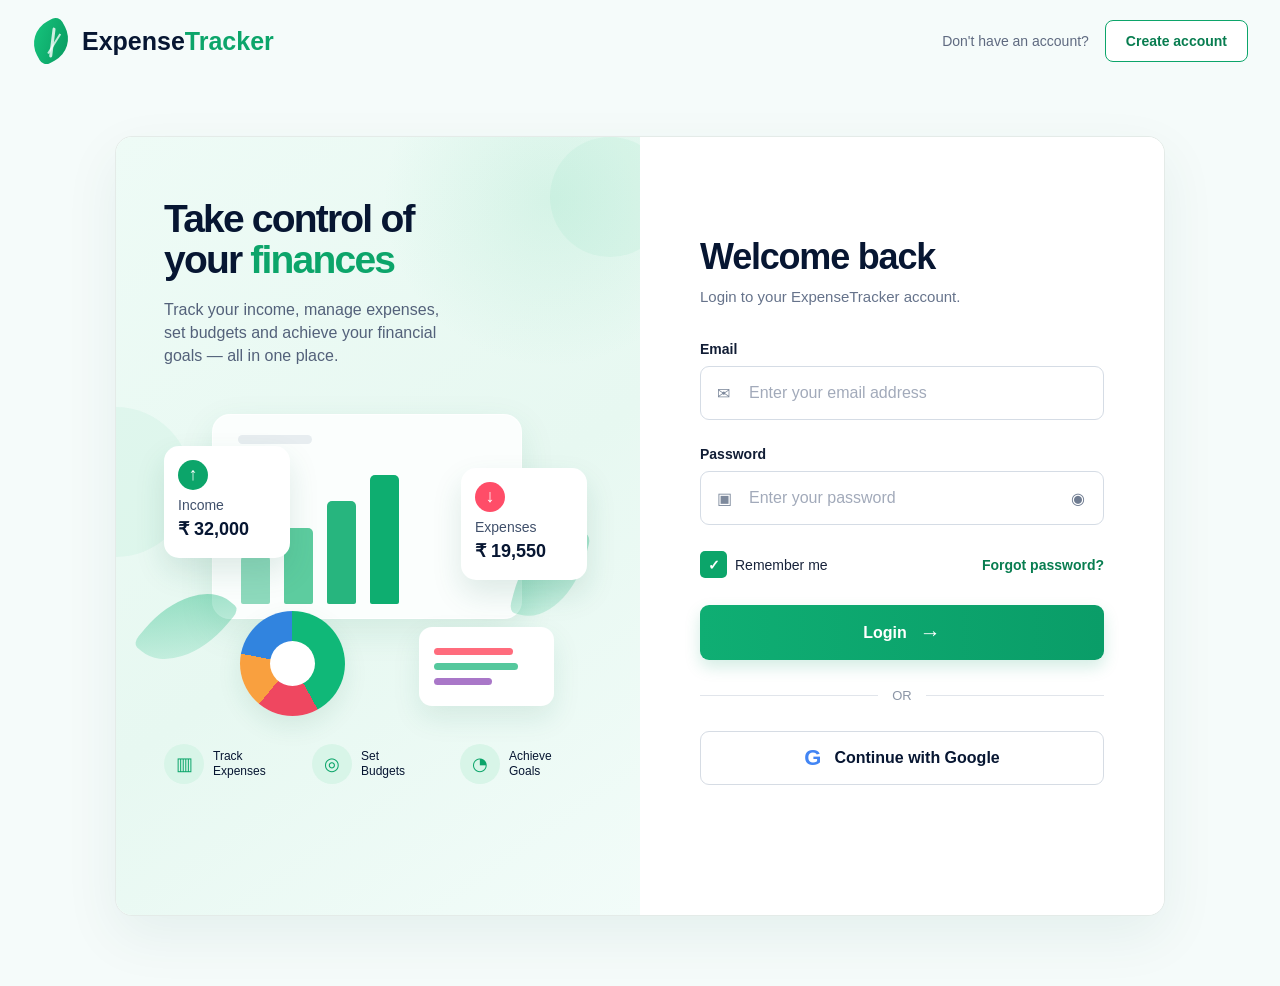
<file: pages/auth/login.html>
<!DOCTYPE html>
<html lang="en">
<head>
    <meta charset="UTF-8">
    <meta name="viewport" content="width=device-width, initial-scale=1.0">
    <title>Login - ExpenseTracker</title>
    <link rel="stylesheet" href="../../assets/css/login.css">
    <script>
        (function () {
            const loggedIn =
                localStorage.getItem("expenseTrackerAuth") ||
                sessionStorage.getItem("expenseTrackerAuth");

            if (loggedIn) {
                window.location.replace("../dashboard/dashboard.html");
            }
        })();
    </script>
</head>
<body>

<header class="auth-header">
    <a href="../../index.html" class="auth-logo" aria-label="ExpenseTracker home">
        <span class="leaf-logo"></span>
        <span>Expense<span>Tracker</span></span>
    </a>

    <div class="auth-header-action">
        <span>Don't have an account?</span>
        <a href="signup.html" class="outline-btn">Create account</a>
    </div>
</header>

<main class="auth-main">
    <section class="login-card">

        <div class="login-promo">
            <div class="promo-decoration decoration-one"></div>
            <div class="promo-decoration decoration-two"></div>

            <div class="promo-content">
                <h1>Take control of<br>your <span>finances</span></h1>

                <p>
                    Track your income, manage expenses,<br>
                    set budgets and achieve your financial<br>
                    goals — all in one place.
                </p>

                <div class="finance-visual">

                    <div class="visual-window">
                        <div class="visual-window-line"></div>
                        <div class="visual-bars">
                            <i style="height:35%"></i>
                            <i style="height:54%"></i>
                            <i style="height:73%"></i>
                            <i style="height:92%"></i>
                        </div>
                    </div>

                    <div class="money-card income-card">
                        <div class="money-icon">↑</div>
                        <span>Income</span>
                        <strong>₹ 32,000</strong>
                    </div>

                    <div class="money-card expense-card">
                        <div class="money-icon">↓</div>
                        <span>Expenses</span>
                        <strong>₹ 19,550</strong>
                    </div>

                    <div class="visual-donut">
                        <span></span>
                    </div>

                    <div class="visual-list">
                        <i></i><i></i><i></i>
                    </div>

                    <div class="visual-leaf leaf-one"></div>
                    <div class="visual-leaf leaf-two"></div>
                </div>

                <div class="promo-features">
                    <div>
                        <span>▥</span>
                        <strong>Track<br>Expenses</strong>
                    </div>
                    <div>
                        <span>◎</span>
                        <strong>Set<br>Budgets</strong>
                    </div>
                    <div>
                        <span>◔</span>
                        <strong>Achieve<br>Goals</strong>
                    </div>
                </div>

                
            </div>
        </div>

        <div class="login-panel">
            <div class="login-inner">

                <h2>Welcome back</h2>
                <p class="login-subtitle">Login to your ExpenseTracker account.</p>

                <form id="loginForm" novalidate>

                    <div class="field-group">
                        <label for="email">Email</label>

                        <div class="input-wrap">
                            <span class="input-icon">✉</span>
                            <input
                                id="email"
                                name="email"
                                type="email"
                                autocomplete="email"
                                placeholder="Enter your email address"
                            >
                        </div>

                        <p class="field-error" id="emailError">
                            <span>!</span> Please enter your email.
                        </p>
                    </div>

                    <div class="field-group">
                        <label for="password">Password</label>

                        <div class="input-wrap">
                            <span class="input-icon">▣</span>
                            <input
                                id="password"
                                name="password"
                                type="password"
                                autocomplete="current-password"
                                placeholder="Enter your password"
                            >
                            <button class="password-toggle" id="passwordToggle" type="button" aria-label="Show password">◉</button>
                        </div>

                        <p class="field-error" id="passwordError">
                            <span>!</span> Please enter your password.
                        </p>
                    </div>

                    <div class="login-options">
                        <label class="remember-label">
                            <input id="rememberMe" type="checkbox" checked>
                            <span class="custom-check">✓</span>
                            <span>Remember me</span>
                        </label>

                        <a href="#" id="forgotPassword">Forgot password?</a>
                    </div>

                    <button class="login-submit" id="loginSubmit" type="submit">
                        <span>Login</span>
                        <strong>→</strong>
                    </button>

                    <div class="or-divider">
                        <span></span>
                        <em>OR</em>
                        <span></span>
                    </div>

                    <button class="google-btn" id="googleLogin" type="button">
                        <span class="google-g">G</span>
                        Continue with Google
                    </button>

                    <p class="mobile-create">
                        Don't have an account?
                        <a href="signup.html">Create account</a>
                    </p>

                    <p class="login-status" id="loginStatus" role="status"></p>
                </form>

            </div>
        </div>

    </section>
</main>

<script src="../../assets/js/auth.js"></script>
</body>
</html>
</file>
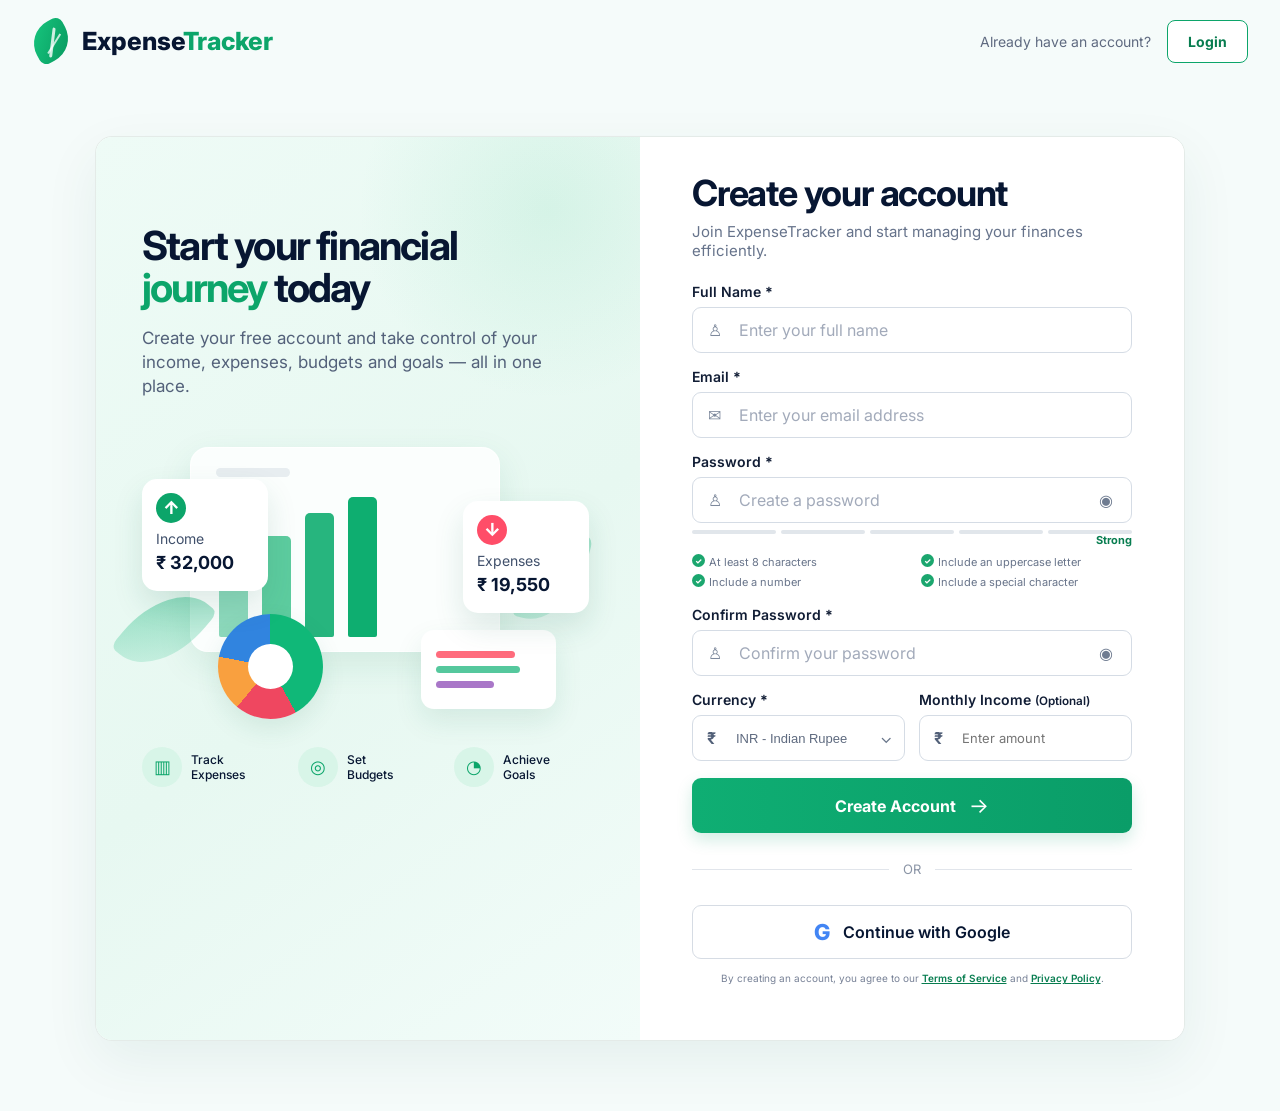
<file: pages/auth/signup.html>
<!DOCTYPE html>
<html lang="en">
<head>
    <meta charset="UTF-8">
    <meta name="viewport" content="width=device-width, initial-scale=1.0">
    <meta name="description" content="Create your free ExpenseTracker account.">
    <title>Create Account - ExpenseTracker</title>
    <link rel="stylesheet" href="../../assets/css/login.css">
    <link rel="stylesheet" href="../../assets/css/signup.css">
    <!-- A signed-in user should never be shown the signup page. -->
    <script>
        (function () {
            try {
                const raw = localStorage.getItem("expenseTrackerAuth") || sessionStorage.getItem("expenseTrackerAuth");
                if (raw && JSON.parse(raw).email) window.location.replace("../dashboard/dashboard.html");
            } catch (error) {
                localStorage.removeItem("expenseTrackerAuth");
                sessionStorage.removeItem("expenseTrackerAuth");
            }
        })();
    </script>
    <link rel="preconnect" href="https://fonts.googleapis.com">
    <link rel="preconnect" href="https://fonts.gstatic.com" crossorigin>
    <link href="https://fonts.googleapis.com/css2?family=Inter:wght@400;500;600;700;800&display=swap" rel="stylesheet">
</head>
<body>

<header class="auth-header">
    <a href="../../index.html" class="auth-logo" aria-label="ExpenseTracker home">
        <span class="leaf-logo"></span>
        <span>Expense<span>Tracker</span></span>
    </a>
    <div class="auth-header-action">
        <span>Already have an account?</span>
        <a href="login.html" class="outline-btn">Login</a>
    </div>
</header>

<main class="auth-main">
    <section class="login-card signup-card">

        <div class="login-promo">
            <div class="promo-content">
                <h1>Start your financial<br><span>journey</span> today</h1>
                <p>Create your free account and take control of your income, expenses, budgets and goals — all in one place.</p>

                <div class="finance-visual">
                    <div class="visual-window">
                        <div class="visual-window-line"></div>
                        <div class="visual-bars">
                            <i style="height:55%"></i>
                            <i style="height:72%"></i>
                            <i style="height:88%"></i>
                            <i style="height:100%"></i>
                        </div>
                    </div>
                    <div class="money-card income-card">
                        <div class="money-icon">↑</div>
                        <span>Income</span>
                        <strong>₹ 32,000</strong>
                    </div>
                    <div class="money-card expense-card">
                        <div class="money-icon">↓</div>
                        <span>Expenses</span>
                        <strong>₹ 19,550</strong>
                    </div>
                    <div class="visual-donut"><span></span></div>
                    <div class="visual-list"><i></i><i></i><i></i></div>
                    <div class="visual-leaf leaf-one"></div>
                    <div class="visual-leaf leaf-two"></div>
                </div>

                <div class="promo-features">
                    <div><span>▥</span><strong>Track<br>Expenses</strong></div>
                    <div><span>◎</span><strong>Set<br>Budgets</strong></div>
                    <div><span>◔</span><strong>Achieve<br>Goals</strong></div>
                </div>
                
            </div>
        </div>

        <div class="login-panel">
            <div class="login-inner">
                <h2>Create your account</h2>
                <p class="login-subtitle">Join ExpenseTracker and start managing your finances efficiently.</p>

                <form id="signupForm" class="signup-form" novalidate>
                    <div class="field-group">
                        <label for="signupName">Full Name <b>*</b></label>
                        <div class="input-wrap">
                            <span class="input-icon">♙</span>
                            <input id="signupName" type="text" placeholder="Enter your full name" autocomplete="name">
                        </div>
                        <p class="field-error" id="nameError"><span>!</span> Please enter your full name.</p>
                    </div>

                    <div class="field-group">
                        <label for="signupEmail">Email <b>*</b></label>
                        <div class="input-wrap">
                            <span class="input-icon">✉</span>
                            <input id="signupEmail" type="email" placeholder="Enter your email address" autocomplete="email">
                        </div>
                        <p class="field-error" id="emailError"><span>!</span> Please enter a valid email.</p>
                    </div>

                    <div class="field-group">
                        <label for="signupPassword">Password <b>*</b></label>
                        <div class="input-wrap">
                            <span class="input-icon">♙</span>
                            <input id="signupPassword" type="password" placeholder="Create a password" autocomplete="new-password">
                            <button class="password-toggle" id="signupPasswordToggle" type="button" aria-label="Show password">◉</button>
                        </div>
                        <div class="password-meter" aria-hidden="true"><i></i><i></i><i></i><i></i><i></i></div>
                        <div class="password-strength" id="passwordStrength">Strong</div>
                        <div class="password-rules">
                            <span>At least 8 characters</span>
                            <span>Include an uppercase letter</span>
                            <span>Include a number</span>
                            <span>Include a special character</span>
                        </div>
                    </div>

                    <div class="field-group">
                        <label for="signupConfirm">Confirm Password <b>*</b></label>
                        <div class="input-wrap">
                            <span class="input-icon">♙</span>
                            <input id="signupConfirm" type="password" placeholder="Confirm your password" autocomplete="new-password">
                            <button class="password-toggle" id="signupConfirmToggle" type="button" aria-label="Show password">◉</button>
                        </div>
                        <p class="field-error" id="confirmError"><span>!</span> Passwords do not match.</p>
                    </div>

                    <div class="signup-two-col">
                        <div class="field-group">
                            <label for="currency">Currency <b>*</b></label>
                            <div class="signup-select-wrap">
                                <span class="currency-symbol">₹</span>
                                <select id="currency">
                                    <option value="INR">INR - Indian Rupee</option>
                                    <option value="USD">USD - US Dollar</option>
                                    <option value="EUR">EUR - Euro</option>
                                    <option value="GBP">GBP - Pound Sterling</option>
                                </select>
                            </div>
                        </div>

                        <div class="field-group">
                            <label for="monthlyIncome">Monthly Income <small>(Optional)</small></label>
                            <div class="currency-wrap">
                                <span class="currency-symbol">₹</span>
                                <input id="monthlyIncome" type="number" min="0" placeholder="Enter amount">
                            </div>
                        </div>
                    </div>

                    <button class="login-submit signup-submit" type="submit">
                        <span>Create Account</span>
                        <strong>→</strong>
                    </button>

                    <div class="or-divider">
                        <span></span><em>OR</em><span></span>
                    </div>

                    <button class="google-btn signup-google" id="googleSignup" type="button">
                        <span class="google-g">G</span>
                        Continue with Google
                    </button>

                    <p class="signup-terms">By creating an account, you agree to our <a href="#">Terms of Service</a> and <a href="#">Privacy Policy</a>.</p>
                    <p class="login-status signup-status" id="signupStatus"></p>
                </form>
            </div>
        </div>
    </section>
</main>

<script src="../../assets/js/auth.js"></script>
<script>
(function () {
    const form = document.getElementById("signupForm");
    const nameInput = document.getElementById("signupName");
    const emailInput = document.getElementById("signupEmail");
    const passwordInput = document.getElementById("signupPassword");
    const confirmInput = document.getElementById("signupConfirm");
    const status = document.getElementById("signupStatus");

    function togglePassword(input, button) {
        button.addEventListener("click", function () {
            const visible = input.type === "text";
            input.type = visible ? "password" : "text";
            button.textContent = visible ? "◉" : "◌";
        });
    }

    togglePassword(passwordInput, document.getElementById("signupPasswordToggle"));
    togglePassword(confirmInput, document.getElementById("signupConfirmToggle"));

    passwordInput.addEventListener("input", function () {
        const password = passwordInput.value;
        const rules = [
            password.length >= 8,
            /[A-Z]/.test(password),
            /[0-9]/.test(password),
            /[^A-Za-z0-9]/.test(password),
            password.length >= 12
        ];
        document.querySelectorAll(".password-meter i").forEach(function (bar, index) {
            bar.classList.toggle("active", rules[index]);
        });
        const score = rules.filter(Boolean).length;
        document.getElementById("passwordStrength").textContent =
            score >= 4 ? "Strong" : score >= 2 ? "Good" : password ? "Weak" : "";
    });

    document.getElementById("googleSignup").addEventListener("click", function () {
        status.textContent = "Google sign-up will be connected when OAuth is added.";
    });

    form.addEventListener("submit", function (event) {
        event.preventDefault();
        document.querySelectorAll(".field-error").forEach(e => e.classList.remove("show"));
        status.textContent = "";

        const name = nameInput.value.trim();
        const email = emailInput.value.trim();
        const password = passwordInput.value;
        const confirm = confirmInput.value;
        let valid = true;

        if (!name) {
            document.getElementById("nameError").classList.add("show");
            valid = false;
        }
        if (!/^[^\s@]+@[^\s@]+\.[^\s@]+$/.test(email)) {
            document.getElementById("emailError").classList.add("show");
            valid = false;
        }
        if (password.length < 8 || !/[A-Z]/.test(password) || !/[0-9]/.test(password) || !/[^A-Za-z0-9]/.test(password)) {
            status.textContent = "Please use a stronger password with 8+ characters, an uppercase letter, a number and a special character.";
            valid = false;
        }
        if (password !== confirm) {
            document.getElementById("confirmError").classList.add("show");
            valid = false;
        }
        if (!valid) return;

        window.ExpenseTrackerAuth.saveAuthentication({ name, email }, true);
        window.location.replace("../dashboard/dashboard.html");
    });
})();
</script>
</body>
</html>
</file>
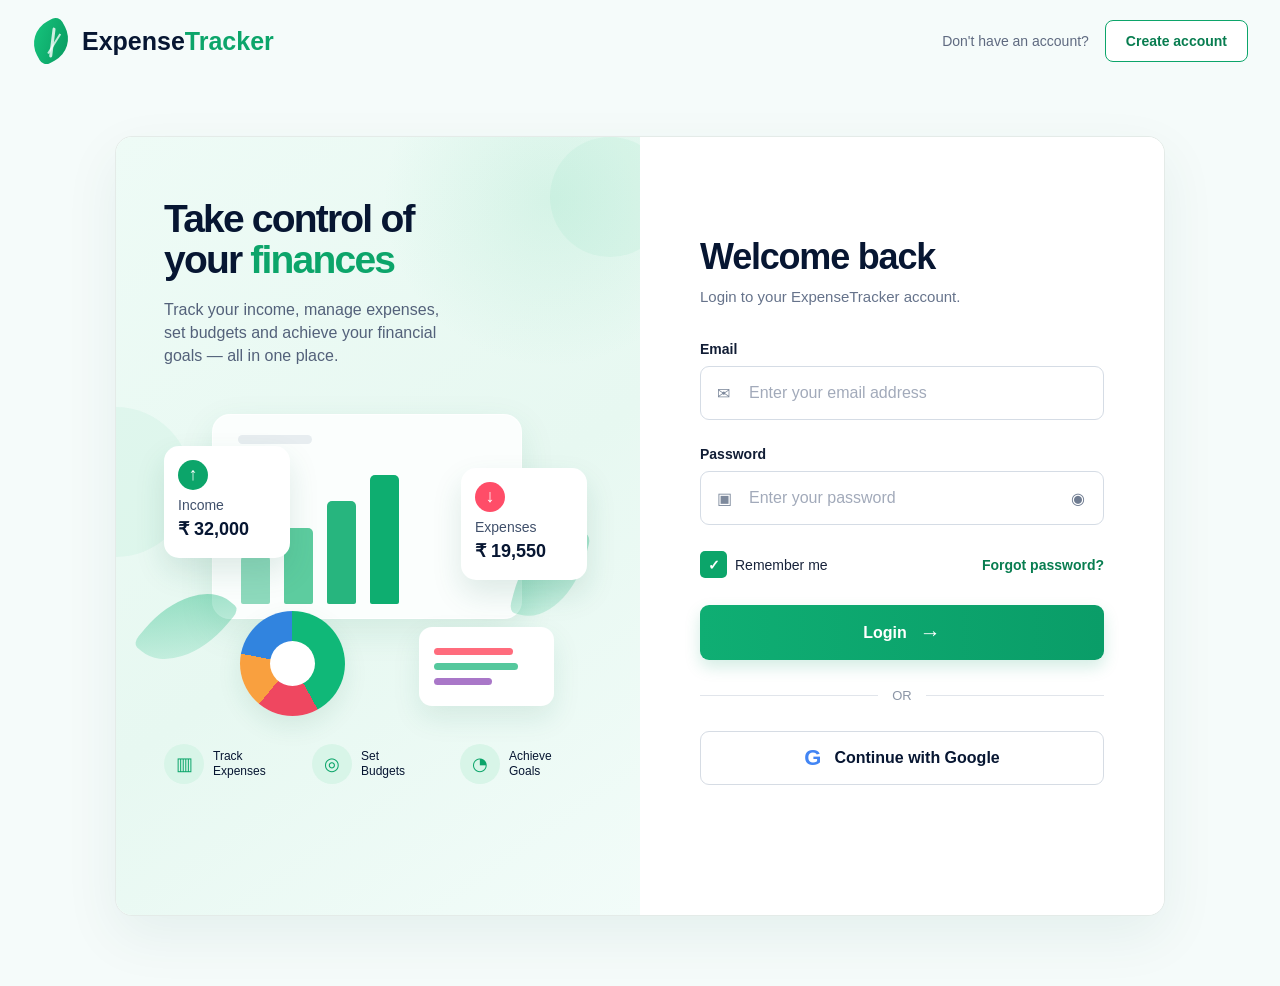
<file: pages/dashboard/dashboard.html>
<!DOCTYPE html>
<html lang="en">
<head>
<meta charset="UTF-8">
<meta name="viewport" content="width=device-width, initial-scale=1.0">
<title>Dashboard - ExpenseTracker</title>
<link rel="stylesheet" href="../../assets/css/dashboard.css">
<script>
(function(){
  const auth=localStorage.getItem("expenseTrackerAuth")||sessionStorage.getItem("expenseTrackerAuth");
  if(!auth) window.location.replace("../auth/login.html");
})();
</script>
</head>
<body data-protected="true">
<header class="app-header">
  <a href="dashboard.html" class="app-logo"><span class="leaf-logo"></span><span>Expense<span>Tracker</span></span></a>
  <div class="top-search"><span>⌕</span><input placeholder="Search transactions, categories..." aria-label="Search"></div>
  <div class="header-actions">
    <button class="icon-button notification" aria-label="Notifications">♧<i></i></button>
    <button class="profile-button" id="profileButton">
      <span class="avatar" id="avatarInitial">T</span>
      <span id="headerUser">Tanmoy Das</span><b>⌄</b>
    </button>
  </div>
</header>

<div class="app-shell">
<aside class="sidebar">
  <nav>
    <a class="side-link active" href="dashboard.html"><span>⌂</span>Dashboard</a>
    <a class="side-link" href="#transactions"><span>▤</span>Transactions</a>
    <a class="side-link" href="#categories"><span>◇</span>Categories</a>
    <a class="side-link" href="#budgets"><span>▱</span>Budgets</a>
    <a class="side-link" href="#reports"><span>▥</span>Reports</a>
    <a class="side-link" href="#goals"><span>◎</span>Goals</a>
    <a class="side-link" href="#settings"><span>⚙</span>Settings</a>
  </nav>
  <div class="sidebar-message"><span>◆</span><strong>Better<br>Money Habits<br>A Brighter Future</strong><i></i></div>
</aside>

<main class="dashboard-main">
  <div class="dashboard-top">
    <div>
      <h1>Good morning, <span id="greetingName">Tanmoy!</span> 👋</h1>
      <p>Here's your financial overview. You're doing great! Keep going!</p>
    </div>
    <button class="period-picker">▣ <span>This Month<br><small>Apr 1, 2025 - Apr 30, 2025</small></span>⌄</button>
  </div>

  <section class="stats-grid">
    <article class="stat-card balance"><div class="stat-icon">▣</div><span>Total Balance</span><strong>₹ 12,450</strong><em>↑ 12% &nbsp; + ₹1,350</em><small>vs last month</small></article>
    <article class="stat-card income"><div class="stat-icon">↧</div><span>Total Income</span><strong>₹ 32,000</strong><em>↑ 8% &nbsp; + ₹2,400</em><small>vs last month</small></article>
    <article class="stat-card expense"><div class="stat-icon">▣</div><span>Total Expenses</span><strong>₹ 19,550</strong><em>↑ 5% &nbsp; + ₹950</em><small>vs last month</small></article>
    <article class="stat-card savings"><div class="stat-icon">●</div><span>Savings</span><strong>₹ 12,450</strong><small>39% of income</small><em>↑ 15% &nbsp; + ₹1,650</em><small>vs last month</small></article>
  </section>

  <section class="content-grid">
    <article class="panel income-expense">
      <div class="panel-head"><h2>Income vs Expenses</h2><div class="legend"><span><i></i>Income</span><span><i></i>Expenses</span></div></div>
      <div class="range-tabs"><button>7 Days</button><button class="active">30 Days</button><button>3 Months</button><button>6 Months</button><button>1 Year</button></div>
      <div class="line-chart"><div class="y-labels"><span>40K</span><span>30K</span><span>20K</span><span>10K</span><span>0</span></div><div class="chart-area"><svg viewBox="0 0 620 220" preserveAspectRatio="none" aria-label="Income and expenses chart"><defs><linearGradient id="incomeFill" x1="0" y1="0" x2="0" y2="1"><stop offset="0" stop-color="#15b67b" stop-opacity=".22"/><stop offset="1" stop-color="#15b67b" stop-opacity="0"/></linearGradient><linearGradient id="expenseFill" x1="0" y1="0" x2="0" y2="1"><stop offset="0" stop-color="#ff526b" stop-opacity=".18"/><stop offset="1" stop-color="#ff526b" stop-opacity="0"/></linearGradient></defs><path d="M0 165 L50 145 L100 125 L150 92 L200 118 L250 96 L300 65 L350 100 L400 84 L450 108 L500 72 L540 70 L580 37 L620 12 L620 220 L0 220Z" fill="url(#incomeFill)"/><path d="M0 180 L50 165 L100 150 L150 140 L200 154 L250 125 L300 145 L350 132 L400 150 L450 116 L500 112 L540 82 L580 98 L620 112 L620 220 L0 220Z" fill="url(#expenseFill)"/><polyline points="0,165 50,145 100,125 150,92 200,118 250,96 300,65 350,100 400,84 450,108 500,72 540,70 580,37 620,12" fill="none" stroke="#13ad75" stroke-width="4" stroke-linecap="round" stroke-linejoin="round"/><polyline points="0,180 50,165 100,150 150,140 200,154 250,125 300,145 350,132 400,150 450,116 500,112 540,82 580,98 620,112" fill="none" stroke="#f34d67" stroke-width="4" stroke-linecap="round" stroke-linejoin="round"/><circle cx="620" cy="12" r="4" fill="#13ad75"/><circle cx="620" cy="112" r="4" fill="#f34d67"/></svg><div class="x-labels"><span>Apr 1</span><span>Apr 7</span><span>Apr 14</span><span>Apr 21</span><span>Apr 28</span></div></div></div>
    </article>

    <article class="panel spending"><div class="panel-head"><h2>Spending Overview</h2><button>This Month　⌄</button></div><div class="spending-body"><div class="donut-chart"><div><strong>₹ 19,550</strong><small>Total Spent</small></div></div><div class="category-list"><p><i class="c1"></i>Food <b>₹ 6,250</b><em>32%</em></p><p><i class="c2"></i>Transport <b>₹ 3,520</b><em>18%</em></p><p><i class="c3"></i>Shopping <b>₹ 3,120</b><em>16%</em></p><p><i class="c4"></i>Bills <b>₹ 2,340</b><em>12%</em></p><p><i class="c5"></i>Entertainment <b>₹ 1,950</b><em>10%</em></p><p><i class="c6"></i>Education <b>₹ 1,170</b><em>6%</em></p><p><i class="c7"></i>Health <b>₹ 780</b><em>4%</em></p><p><i class="c8"></i>Other <b>₹ 1,420</b><em>7%</em></p></div></div></article>

    <article class="panel recent" id="transactions"><div class="panel-head"><h2>Recent Transactions</h2><a href="#transactions">View All</a></div><div class="transaction-list"><div><i class="tx food">🍴</i><span><b>Food</b><small>Food<br>Apr 27, 2025 · UPI</small></span><strong>− ₹ 350</strong></div><div><i class="tx salary">₹</i><span><b>Salary</b><small>Income<br>Apr 25, 2025 · Bank Transfer</small></span><strong class="positive">+ ₹ 20,000</strong></div><div><i class="tx bus">▣</i><span><b>Bus Fare</b><small>Transport<br>Apr 24, 2025 · UPI</small></span><strong>− ₹ 40</strong></div><div><i class="tx shop">▣</i><span><b>Shopping</b><small>Shopping<br>Apr 22, 2025 · UPI</small></span><strong>− ₹ 1,200</strong></div><div><i class="tx movie">▣</i><span><b>Movie ticket</b><small>Entertainment<br>Apr 20, 2025 · UPI</small></span><strong>− ₹ 350</strong></div></div></article>

    <article class="panel budget" id="budgets"><div class="panel-head"><h2>Budget Snapshot</h2><a href="#budgets">View Budgets</a></div><div class="budget-body"><div class="budget-ring"><strong>61%</strong><small>Used</small></div><div class="budget-details"><strong>₹ 19,550 <small>/ ₹ 32,000</small></strong><span>Monthly Budget</span><p><i></i>Amount Spent <b>₹ 19,550</b></p><p><i></i>Remaining <b>₹ 12,450</b></p><p><i></i>Days Left <b>6 days</b></p></div></div></article>

    <article class="panel alerts"><div class="panel-head"><h2>Financial Alerts</h2><a href="#alerts">View All</a></div><div class="alert-list"><div><i>!</i><span><b>You are close to your Food budget</b><small>You have used 78% of your Food budget.</small></span><strong>›</strong></div><div><i>↗</i><span><b>Your spending increased this month</b><small>You spent 15% more than last month.</small></span><strong>›</strong></div><div><i>◷</i><span><b>You haven't added a transaction recently</b><small>Add transactions to keep your data up to date.</small></span><strong>›</strong></div><div><i>!</i><span><b>Entertainment budget is almost finished</b><small>You have used 98% of your Entertainment budget.</small></span><strong>›</strong></div></div></article>

    <article class="panel quick"><h2>Quick Actions</h2><div class="quick-grid"><button id="addTransaction">⊕<span>Add Transaction</span></button><button id="createBudget">◎<span>Create Budget</span></button><button id="createGoal">⚑<span>Create Goal</span></button><button id="viewReports">▥<span>View Reports</span></button></div></article>
  </section>
</main>
</div>

<div class="logout-menu" id="logoutMenu"><button id="logoutButton">Log out</button></div>
<div class="toast" id="toast"></div>
<script src="../../assets/js/auth.js"></script>
<script>
document.addEventListener("DOMContentLoaded",function(){
 const auth=window.ExpenseTrackerAuth.getStoredAuth(); if(!auth)return;
 const name=auth.name||auth.email.split("@")[0]; const first=name.split(" ")[0];
 document.getElementById("greetingName").textContent=first+"!"; document.getElementById("headerUser").textContent=name;
 document.getElementById("avatarInitial").textContent=first.charAt(0).toUpperCase();
 const profile=document.getElementById("profileButton"), menu=document.getElementById("logoutMenu");
 profile.addEventListener("click",()=>menu.classList.toggle("show"));
 document.getElementById("logoutButton").addEventListener("click",window.ExpenseTrackerAuth.logout);
 const toast=document.getElementById("toast");
 document.querySelectorAll(".quick-grid button").forEach(b=>b.addEventListener("click",()=>{toast.textContent=b.innerText+" will open when that section is connected.";toast.classList.add("show");setTimeout(()=>toast.classList.remove("show"),2200)}));
 document.querySelectorAll(".side-link:not(.active)").forEach(a=>a.addEventListener("click",e=>{if(a.getAttribute("href").startsWith("#")){e.preventDefault();const t=document.querySelector(a.getAttribute("href"));if(t)t.scrollIntoView({behavior:"smooth"});}}));
});
</script>
</body>
</html>
</file>
<file: assets/css/login.css>
* {
    box-sizing: border-box;
}

:root {
    --green: #0ca56a;
    --green-dark: #087d50;
    --green-light: #e8f8f1;
    --navy: #071632;
    --text: #18233b;
    --muted: #64708a;
    --border: #dce2ea;
    --error: #ef4760;
    --page: #f5fbfa;
}

html,
body {
    margin: 0;
    min-height: 100%;
    font-family: Inter, "Segoe UI", Arial, sans-serif;
    color: var(--text);
    background: var(--page);
}

body {
    min-height: 100vh;
}

a {
    color: inherit;
    text-decoration: none;
}

button,
input {
    font: inherit;
}

.auth-header {
    width: min(1290px, calc(100% - 64px));
    min-height: 82px;
    margin: 0 auto;
    display: flex;
    align-items: center;
    justify-content: space-between;
}

.auth-logo {
    display: inline-flex;
    align-items: center;
    gap: 12px;
    font-size: 25px;
    font-weight: 800;
    color: var(--navy);
}

.auth-logo > span:last-child span {
    color: var(--green);
}

.leaf-logo {
    width: 38px;
    height: 38px;
    position: relative;
    border-radius: 65% 20% 65% 20%;
    background: linear-gradient(135deg, #18c980, #07965d);
    transform: rotate(-28deg);
    overflow: hidden;
}

.leaf-logo::before {
    content: "";
    position: absolute;
    width: 3px;
    height: 30px;
    left: 18px;
    top: 6px;
    background: rgba(255,255,255,.8);
    transform: rotate(35deg);
    border-radius: 99px;
}

.leaf-logo::after {
    content: "";
    position: absolute;
    width: 23px;
    height: 2px;
    left: 9px;
    top: 22px;
    background: rgba(255,255,255,.75);
    transform: rotate(-30deg);
}

.auth-header-action {
    display: flex;
    align-items: center;
    gap: 16px;
    color: #5f6a80;
    font-size: 14px;
}

.outline-btn {
    border: 1px solid var(--green);
    color: var(--green-dark);
    padding: 12px 20px;
    border-radius: 8px;
    font-weight: 700;
    background: #fff;
}

.auth-main {
    min-height: calc(100vh - 82px);
    padding: 54px 24px 70px;
    display: flex;
    justify-content: center;
    align-items: flex-start;
}

.login-card {
    width: min(1050px, 100%);
    min-height: 780px;
    display: grid;
    grid-template-columns: 1fr 1fr;
    background: #fff;
    border: 1px solid #e4ebe8;
    border-radius: 17px;
    overflow: hidden;
    box-shadow: 0 20px 55px rgba(14, 91, 69, .07);
}

.login-promo {
    position: relative;
    overflow: hidden;
    background:
        radial-gradient(circle at 83% 8%, rgba(105, 211, 165, .16), transparent 20%),
        linear-gradient(145deg, #eefbf6 0%, #e7f8f1 55%, #f2fcf9 100%);
}

.promo-content {
    position: relative;
    z-index: 2;
    padding: 62px 48px 28px;
    height: 100%;
}

.promo-content h1 {
    margin: 0 0 18px;
    font-size: 39px;
    line-height: 1.04;
    letter-spacing: -1.8px;
    color: var(--navy);
}

.promo-content h1 span {
    color: var(--green);
}

.promo-content > p {
    margin: 0;
    color: #53617a;
    font-size: 16px;
    line-height: 1.45;
}

.promo-decoration {
    position: absolute;
    border-radius: 50%;
    background: rgba(80, 202, 157, .08);
}

.decoration-one {
    width: 120px;
    height: 120px;
    right: -30px;
    top: 0;
}

.decoration-two {
    width: 150px;
    height: 150px;
    left: -75px;
    top: 270px;
}

.finance-visual {
    height: 340px;
    position: relative;
    margin-top: 28px;
}

.visual-window {
    position: absolute;
    width: 310px;
    height: 205px;
    left: 48px;
    top: 18px;
    border-radius: 18px;
    background: rgba(255,255,255,.82);
    box-shadow: 0 12px 35px rgba(20, 114, 81, .10);
    border: 1px solid rgba(255,255,255,.8);
}

.visual-window-line {
    width: 74px;
    height: 9px;
    border-radius: 10px;
    background: #e7edf0;
    margin: 20px 0 0 25px;
}

.visual-bars {
    height: 140px;
    margin: 20px 28px 0;
    display: flex;
    align-items: flex-end;
    gap: 14px;
}

.visual-bars i {
    width: 29px;
    border-radius: 5px 5px 2px 2px;
    background: linear-gradient(to top, #18ae76, #7fdcb5);
}

.visual-bars i:nth-child(1) { background: #8dd9bc; }
.visual-bars i:nth-child(2) { background: #5dcc9f; }
.visual-bars i:nth-child(3) { background: #27b57e; }
.visual-bars i:nth-child(4) { background: #0eae70; }

.money-card {
    position: absolute;
    width: 126px;
    min-height: 112px;
    background: #fff;
    border-radius: 15px;
    padding: 14px;
    box-shadow: 0 14px 30px rgba(21, 104, 77, .13);
    display: flex;
    flex-direction: column;
    z-index: 3;
}

.money-card span {
    margin-top: 7px;
    color: #40506b;
    font-size: 14px;
}

.money-card strong {
    margin-top: 5px;
    color: var(--navy);
    font-size: 18px;
}

.money-icon {
    width: 30px;
    height: 30px;
    display: grid;
    place-items: center;
    border-radius: 50%;
    background: var(--green);
    color: #fff;
    font-weight: 800;
    font-size: 18px;
}

.income-card {
    left: 0;
    top: 50px;
}

.expense-card {
    right: 5px;
    top: 72px;
}

.expense-card .money-icon {
    background: #ff4d68;
}

.visual-donut {
    position: absolute;
    width: 105px;
    height: 105px;
    left: 76px;
    bottom: 20px;
    border-radius: 50%;
    background: conic-gradient(#10b878 0 42%, #ef4760 42% 61%, #f9a03f 61% 78%, #3184df 78% 100%);
    box-shadow: 0 10px 25px rgba(28, 112, 81, .10);
}

.visual-donut span {
    position: absolute;
    width: 45px;
    height: 45px;
    left: 30px;
    top: 30px;
    border-radius: 50%;
    background: #fff;
}

.visual-list {
    position: absolute;
    right: 38px;
    bottom: 30px;
    width: 135px;
    padding: 13px 15px;
    border-radius: 13px;
    background: #fff;
    box-shadow: 0 12px 28px rgba(21, 104, 77, .10);
}

.visual-list i {
    display: block;
    width: 85%;
    height: 7px;
    margin: 8px 0;
    border-radius: 10px;
    background: #e7edf1;
}

.visual-list i:first-child {
    width: 75%;
    background: #ff6c7d;
}

.visual-list i:nth-child(2) {
    width: 80%;
    background: #55c89d;
}

.visual-list i:nth-child(3) {
    width: 55%;
    background: #a977c8;
}

.visual-leaf {
    position: absolute;
    width: 60px;
    height: 95px;
    border-radius: 80% 10% 80% 10%;
    background: linear-gradient(135deg, rgba(19, 181, 121, .55), rgba(80, 209, 164, .15));
    transform: rotate(40deg);
    opacity: .85;
}

.leaf-one {
    left: -8px;
    bottom: 62px;
}

.leaf-two {
    right: 12px;
    bottom: 115px;
    transform: rotate(15deg);
}

.promo-features {
    display: grid;
    grid-template-columns: repeat(3, 1fr);
    gap: 16px;
    margin-top: 8px;
}

.promo-features > div {
    display: flex;
    align-items: center;
    gap: 9px;
    font-size: 12px;
    color: var(--navy);
}

.promo-features span {
    width: 40px;
    height: 40px;
    display: grid;
    place-items: center;
    border-radius: 50%;
    background: #d8f5e8;
    color: var(--green);
    font-size: 18px;
}

.promo-features strong {
    font-weight: 500;
    line-height: 1.25;
}

.carousel-dots {
    margin-top: 42px;
    display: flex;
    justify-content: center;
    gap: 12px;
}

.carousel-dots i {
    width: 9px;
    height: 9px;
    border-radius: 50%;
    background: #d0dbe1;
}

.carousel-dots i.active {
    background: var(--green);
}

.login-panel {
    background: #fff;
    display: flex;
    align-items: center;
}

.login-inner {
    width: 100%;
    padding: 48px 60px;
}

.login-inner h2 {
    margin: 0;
    color: var(--navy);
    font-size: 36px;
    letter-spacing: -1.2px;
}

.login-subtitle {
    margin: 10px 0 36px;
    color: #66738b;
    font-size: 15px;
}

.field-group {
    margin-bottom: 26px;
}

.field-group label {
    display: block;
    margin-bottom: 9px;
    font-size: 14px;
    font-weight: 600;
    color: #111d35;
}

.input-wrap {
    position: relative;
}

.input-wrap input {
    width: 100%;
    height: 54px;
    padding: 0 48px;
    border: 1px solid #d5dce5;
    border-radius: 9px;
    outline: none;
    color: var(--navy);
    background: #fff;
    transition: .2s;
}

.input-wrap input::placeholder {
    color: #a2aaba;
}

.input-wrap input:focus {
    border-color: var(--green);
    box-shadow: 0 0 0 3px rgba(12, 165, 106, .09);
}

.input-icon {
    position: absolute;
    z-index: 1;
    left: 17px;
    top: 50%;
    transform: translateY(-50%);
    color: #7d899c;
}

.password-toggle {
    position: absolute;
    right: 13px;
    top: 50%;
    transform: translateY(-50%);
    border: 0;
    background: transparent;
    color: #6f7c91;
    cursor: pointer;
}

.field-error {
    display: none;
    margin: 8px 0 0;
    color: var(--error);
    font-size: 13px;
}

.field-error.show {
    display: flex;
    align-items: center;
    gap: 7px;
}

.field-error span {
    width: 16px;
    height: 16px;
    display: inline-grid;
    place-items: center;
    border-radius: 50%;
    color: #fff;
    background: var(--error);
    font-size: 11px;
    font-weight: 800;
}

.input-wrap.invalid input {
    border-color: var(--error);
}

.login-options {
    display: flex;
    align-items: center;
    justify-content: space-between;
    margin: 0 0 27px;
    font-size: 14px;
}

.remember-label {
    display: inline-flex;
    align-items: center;
    gap: 8px;
    cursor: pointer;
}

.remember-label input {
    position: absolute;
    opacity: 0;
}

.custom-check {
    width: 27px;
    height: 27px;
    display: grid;
    place-items: center;
    border-radius: 5px;
    background: #d7e0e7;
    color: transparent;
    font-weight: 900;
}

.remember-label input:checked + .custom-check {
    background: var(--green);
    color: #fff;
}

.login-options a,
.mobile-create a {
    color: var(--green-dark);
    font-weight: 700;
}

.login-submit {
    width: 100%;
    height: 55px;
    display: flex;
    align-items: center;
    justify-content: center;
    gap: 13px;
    border: 0;
    border-radius: 9px;
    background: linear-gradient(90deg, #0fae73, #0a9d68);
    color: #fff;
    cursor: pointer;
    font-weight: 700;
    font-size: 16px;
    box-shadow: 0 7px 16px rgba(10, 157, 104, .18);
}

.login-submit strong {
    font-size: 21px;
    font-weight: 400;
}

.login-submit:disabled {
    opacity: .7;
    cursor: wait;
}

.or-divider {
    display: grid;
    grid-template-columns: 1fr auto 1fr;
    align-items: center;
    gap: 14px;
    margin: 28px 0;
}

.or-divider span {
    height: 1px;
    background: #e1e5eb;
}

.or-divider em {
    font-style: normal;
    color: #8b95a6;
    font-size: 13px;
}

.google-btn {
    width: 100%;
    height: 54px;
    display: flex;
    justify-content: center;
    align-items: center;
    gap: 13px;
    border: 1px solid #d6dce4;
    border-radius: 9px;
    background: #fff;
    color: var(--navy);
    cursor: pointer;
    font-weight: 600;
}

.google-g {
    font-size: 22px;
    font-weight: 800;
    color: #4285f4;
}

.mobile-create {
    display: none;
    text-align: center;
    margin-top: 30px;
    color: #66738b;
    font-size: 14px;
}

.login-status {
    min-height: 18px;
    margin: 13px 0 0;
    text-align: center;
    color: var(--green-dark);
    font-size: 13px;
}

@media (max-width: 900px) {
    .auth-header {
        width: min(100% - 36px, 650px);
    }

    .login-card {
        grid-template-columns: 1fr;
        max-width: 560px;
    }

    .login-promo {
        display: none;
    }

    .login-inner {
        padding: 45px 42px;
    }

    .mobile-create {
        display: block;
    }

    .auth-main {
        padding-top: 30px;
    }
}

@media (max-width: 560px) {
    .auth-header {
        min-height: 70px;
        width: calc(100% - 28px);
    }

    .auth-logo {
        font-size: 20px;
    }

    .leaf-logo {
        width: 31px;
        height: 31px;
    }

    .auth-header-action > span {
        display: none;
    }

    .outline-btn {
        padding: 9px 13px;
        font-size: 12px;
    }

    .auth-main {
        padding: 12px;
    }

    .login-card {
        min-height: auto;
        border-radius: 13px;
    }

    .login-inner {
        padding: 35px 22px 30px;
    }

    .login-inner h2 {
        font-size: 30px;
    }
}
</file>
<file: assets/css/signup.css>
/* ExpenseTracker — Create Account page */
.signup-card{min-height:880px;width:min(1090px,100%)}.signup-card .login-promo{display:block}.signup-card .promo-content{padding:88px 46px 30px}.signup-card .promo-content h1{font-size:40px;max-width:430px}.signup-card .promo-content>p{max-width:430px;font-size:17px;line-height:1.42}.signup-card .finance-visual{margin-top:30px;height:310px}.signup-card .login-panel{align-items:flex-start}.signup-card .login-inner{padding:34px 52px 28px}.signup-card .login-inner h2{font-size:36px}.signup-card .login-subtitle{margin:7px 0 23px}.signup-form .field-group{margin-bottom:15px}.signup-form .field-group label{margin-bottom:7px}.signup-form .input-wrap input{height:46px;padding-left:46px}.signup-form .input-icon{left:16px}.password-meter{display:grid;grid-template-columns:repeat(5,1fr);gap:5px;margin-top:7px}.password-meter i{height:4px;border-radius:10px;background:#e1e6eb}.password-meter i.active{background:var(--green)}.password-strength{display:flex;justify-content:flex-end;margin-top:-1px;color:var(--green-dark);font-size:11px;font-weight:700}.password-rules{display:grid;grid-template-columns:1fr 1fr;gap:6px 18px;margin:8px 0 17px}.password-rules span{position:relative;padding-left:17px;color:#68748a;font-size:11px}.password-rules span::before{content:"✓";position:absolute;left:0;top:-1px;width:13px;height:13px;display:grid;place-items:center;border-radius:50%;color:#fff;background:#1ba66e;font-size:8px;font-weight:800}.signup-two-col{display:grid;grid-template-columns:1fr 1fr;gap:14px}.signup-select-wrap,.currency-wrap{position:relative}.signup-select-wrap select,.currency-wrap input{width:100%;height:46px;border:1px solid #d5dce5;border-radius:9px;outline:none;background:#fff;color:#5e6a7f;font-size:13px}.signup-select-wrap select{padding:0 35px 0 43px;appearance:none}.signup-select-wrap::after{content:"⌄";position:absolute;right:13px;top:12px;color:#68758a;pointer-events:none}.currency-symbol{position:absolute;left:15px;top:50%;transform:translateY(-50%);color:#526078;font-weight:700;z-index:1}.currency-wrap input{padding:0 12px 0 42px}.signup-submit{margin-top:2px}.signup-terms{margin:12px 0 0;color:#778196;text-align:center;font-size:10px;line-height:1.5}.signup-terms a{color:var(--green-dark);text-decoration:underline;font-weight:600}.signup-status{margin-top:8px}@media(max-width:900px){.signup-card .login-promo{display:none}.signup-card{min-height:auto;max-width:560px}.signup-card .login-panel{display:block}}@media(max-width:560px){.signup-card .login-inner{padding:28px 20px 24px}.signup-card .login-inner h2{font-size:29px}.signup-card .login-subtitle{margin-bottom:22px}.signup-two-col{grid-template-columns:1fr;gap:15px}.password-rules{gap:6px 8px}.password-rules span{font-size:10px}.signup-submit{height:52px}}
</file>
<file: assets/css/dashboard.css>
*{box-sizing:border-box}body{margin:0;min-height:100vh;font-family:Inter,"Segoe UI",Arial,sans-serif;color:#0b1935;background:#f3faf9}a{text-decoration:none;color:inherit}button,input{font:inherit}.app-header{height:67px;padding:0 32px;display:flex;align-items:center;gap:70px;background:#fff;border-bottom:1px solid #e4eceb;position:sticky;top:0;z-index:20}.app-logo{display:flex;align-items:center;gap:11px;font-size:23px;font-weight:800;white-space:nowrap}.app-logo>span:last-child span{color:#0ba76b}.leaf-logo{width:34px;height:34px;border-radius:65% 20% 65% 20%;background:linear-gradient(135deg,#20c982,#07995e);transform:rotate(-28deg)}.top-search{width:min(512px,45vw);height:40px;border:1px solid #d9e1ea;border-radius:9px;background:#f7fafc;display:flex;align-items:center;gap:12px;padding:0 15px;color:#536680}.top-search span{font-size:25px}.top-search input{border:0;outline:0;background:transparent;width:100%;color:#243552;font-size:13px}.header-actions{margin-left:auto;display:flex;align-items:center;gap:25px}.icon-button,.profile-button{border:0;background:transparent;cursor:pointer;color:#1d3454}.icon-button{font-size:25px;position:relative}.notification i{position:absolute;width:9px;height:9px;border-radius:50%;background:#ff4966;top:0;right:0}.profile-button{display:flex;align-items:center;gap:11px;font-size:13px}.profile-button b{font-size:15px}.avatar{width:38px;height:38px;border-radius:50%;display:grid;place-items:center;background:#d9f5ed;color:#071b35;font-weight:700}.app-shell{display:flex;min-height:calc(100vh - 67px)}.sidebar{width:222px;background:linear-gradient(180deg,#06231f,#06201d);color:#fff;padding:29px 15px;position:sticky;top:67px;height:calc(100vh - 67px);display:flex;flex-direction:column}.sidebar nav{display:grid;gap:7px}.side-link{height:49px;border-radius:9px;display:flex;align-items:center;gap:16px;padding:0 17px;font-size:14px;color:#e9f1ef}.side-link span{font-size:22px;width:24px;text-align:center}.side-link.active{background:linear-gradient(90deg,#10ae75,#0a9c68);box-shadow:0 6px 16px #031613}.sidebar-message{margin-top:auto;border:1px solid #087c62;border-radius:10px;padding:18px 20px;color:#fff;line-height:1.45;display:grid;gap:12px}.sidebar-message span{color:#14bb7b}.sidebar-message strong{font-size:16px;font-weight:500}.sidebar-message i{width:43px;height:2px;background:#10c58a}.dashboard-main{flex:1;min-width:0;padding:30px}.dashboard-top{display:flex;justify-content:space-between;gap:20px;align-items:center;margin-bottom:20px}.dashboard-top h1{font-size:28px;margin:0 0 7px;letter-spacing:-.7px}.dashboard-top p{margin:0;color:#6a7890;font-size:15px}.period-picker{height:59px;min-width:260px;border:1px solid #d9e2e9;background:#fff;border-radius:9px;display:flex;align-items:center;justify-content:space-around;color:#263a57;text-align:left;cursor:pointer}.period-picker small{color:#718097}.stats-grid{display:grid;grid-template-columns:repeat(4,1fr);gap:13px;margin-bottom:17px}.stat-card{background:#fff;border:1px solid #dfe8ed;border-radius:10px;padding:17px 17px 15px;display:grid;grid-template-columns:70px 1fr;grid-template-rows:auto auto auto auto;column-gap:10px;box-shadow:0 4px 12px #123d3305}.stat-icon{grid-row:1/5;width:56px;height:56px;border-radius:15px;display:grid;place-items:center;color:#fff;font-size:25px;background:#0caf73}.income .stat-icon{background:#439be8}.expense .stat-icon{background:#f44867}.savings .stat-icon{background:#f8b52e}.stat-card>span{font-size:13px}.stat-card strong{font-size:26px;line-height:1.3}.stat-card em{font-style:normal;color:#0ba76b;font-size:12px}.expense em{color:#ef4760}.stat-card small{color:#738198;font-size:11px}.content-grid{display:grid;grid-template-columns:1.25fr 1.25fr .9fr;gap:13px}.panel{background:#fff;border:1px solid #dfe8ed;border-radius:10px;padding:17px;box-shadow:0 4px 12px #123d3305;min-width:0}.panel-head{display:flex;justify-content:space-between;align-items:center;margin-bottom:13px}.panel-head h2,.quick h2{font-size:17px;margin:0}.panel-head a{font-size:12px;color:#1478c7}.panel-head button{border:1px solid #dce3ea;background:#fff;border-radius:8px;padding:8px 12px;color:#43536b}.income-expense{grid-column:span 1}.spending{grid-column:span 1}.recent{grid-column:span 1;grid-row:span 2}.range-tabs{display:flex;gap:8px;margin-bottom:15px}.range-tabs button{border:1px solid #e0e6eb;background:#fff;color:#758197;border-radius:8px;padding:6px 14px;font-size:11px}.range-tabs .active{background:#0eaa71;color:#fff;border-color:#0eaa71}.legend{display:flex;gap:18px;font-size:11px;color:#6e7c91}.legend i{display:inline-block;width:8px;height:8px;border-radius:50%;background:#13ad75;margin-right:6px}.legend span+span i{background:#f34d67}.line-chart{display:flex;height:220px}.y-labels{width:35px;display:flex;flex-direction:column;justify-content:space-between;padding:8px 0 25px;color:#75839a;font-size:10px}.chart-area{flex:1;position:relative;border-bottom:1px solid #e4e9ed;background:repeating-linear-gradient(to bottom,transparent 0,transparent 43px,#e8edf0 44px)}.chart-area svg{width:100%;height:190px;display:block}.x-labels{display:flex;justify-content:space-between;color:#718096;font-size:10px}.spending-body{display:flex;align-items:center;gap:15px}.donut-chart{width:190px;height:190px;border-radius:50%;flex:none;background:conic-gradient(#f43f5e 0 32%,#f6a72c 32% 50%,#438ee5 50% 66%,#11a96e 66% 78%,#ef5b8a 78% 88%,#7789a4 88% 94%,#3b91d7 94% 97%,#c1cbd8 97%);display:grid;place-items:center}.donut-chart>div{width:112px;height:112px;border-radius:50%;background:#fff;display:grid;place-items:center;text-align:center}.donut-chart strong{font-size:16px}.donut-chart small{color:#738096;font-size:10px}.category-list{flex:1}.category-list p{display:grid;grid-template-columns:10px 1fr auto auto;gap:7px;margin:8px 0;font-size:11px;color:#506078}.category-list i{width:9px;height:9px;border-radius:50%;background:#f43f5e}.category-list i.c2{background:#f6a72c}.category-list i.c3{background:#438ee5}.category-list i.c4{background:#11a96e}.category-list i.c5{background:#ef5b8a}.category-list i.c6{background:#7789a4}.category-list i.c7{background:#3b91d7}.category-list i.c8{background:#c1cbd8}.category-list b{font-weight:500}.category-list em{font-style:normal}.transaction-list>div{display:grid;grid-template-columns:38px 1fr auto;gap:10px;align-items:center;padding:10px 0;border-bottom:1px solid #edf0f3}.transaction-list>div:last-child{border-bottom:0}.tx{width:38px;height:38px;border-radius:50%;display:grid;place-items:center;color:#fff;font-style:normal;background:#ef5b5b}.tx.salary{background:#14b67b}.tx.bus{background:#ef5b5b}.tx.shop{background:#a64be4}.tx.movie{background:#6e4bd5}.transaction-list b{display:block;font-size:12px}.transaction-list small{display:block;color:#7a8799;font-size:9px;line-height:1.45}.transaction-list strong{font-size:12px;color:#ef4760}.transaction-list .positive{color:#10a86e}.budget{grid-column:span 1}.budget-body{display:flex;align-items:center;gap:28px;padding:15px 5px}.budget-ring{width:155px;height:155px;border-radius:50%;background:conic-gradient(#10b77b 0 61%,#e6ebf0 61%);display:grid;place-items:center;position:relative;flex:none}.budget-ring:before{content:"";position:absolute;width:108px;height:108px;background:#fff;border-radius:50%}.budget-ring strong,.budget-ring small{z-index:1;position:relative}.budget-ring strong{font-size:27px}.budget-ring small{margin-top:30px;margin-left:-35px;color:#65738a}.budget-details>strong{font-size:25px}.budget-details>strong small{font-size:15px;color:#77859a}.budget-details>span{display:block;color:#718096;font-size:12px;margin:4px 0 12px}.budget-details p{display:grid;grid-template-columns:13px 1fr auto;gap:7px;margin:8px 0;font-size:11px;color:#66748b}.budget-details p i{width:10px;height:10px;border-radius:50%;background:#10b77b}.budget-details p:nth-of-type(2) i,.budget-details p:nth-of-type(3) i{background:#dfe5ea}.budget-details p b{font-weight:500}.alerts{grid-column:span 1}.alert-list>div{display:grid;grid-template-columns:34px 1fr 12px;gap:10px;align-items:center;padding:10px 0;border-bottom:1px solid #edf0f3}.alert-list>div:last-child{border-bottom:0}.alert-list i{width:34px;height:34px;border-radius:50%;display:grid;place-items:center;background:#fff1d7;color:#eea520;font-style:normal}.alert-list span b{display:block;font-size:11px}.alert-list span small{display:block;color:#78869a;font-size:9px;margin-top:3px}.alert-list>div:nth-child(2) i{background:#ffe9ee;color:#ef4760}.alert-list>div:nth-child(3) i{background:#e8f3ff;color:#3184df}.alert-list>div:nth-child(4) i{background:#fff1d7}.quick{grid-column:span 1;background:#e8faf6}.quick-grid{display:grid;grid-template-columns:1fr 1fr;gap:10px;margin-top:18px}.quick-grid button{height:82px;border:1px solid #e0e8e7;border-radius:10px;background:#fff;color:#071b35;cursor:pointer;display:flex;flex-direction:column;justify-content:center;align-items:center;gap:8px;font-size:26px;color:#0cae75}.quick-grid span{font-size:12px;color:#10213c}.logout-menu{display:none;position:fixed;right:25px;top:59px;background:#fff;border:1px solid #dfe6eb;border-radius:9px;padding:7px;box-shadow:0 10px 30px #123d3320;z-index:30}.logout-menu.show{display:block}.logout-menu button{border:0;background:#fff;padding:9px 18px;color:#d33c52;cursor:pointer}.toast{position:fixed;bottom:25px;left:50%;transform:translate(-50%,20px);background:#08221e;color:#fff;padding:12px 18px;border-radius:9px;opacity:0;pointer-events:none;transition:.2s;font-size:13px;z-index:40}.toast.show{opacity:1;transform:translate(-50%,0)}
@media(max-width:1150px){.app-header{gap:25px}.content-grid{grid-template-columns:1fr 1fr}.recent{grid-column:span 1;grid-row:span 1}.quick{grid-column:span 1}.sidebar{width:205px}.stats-grid{grid-template-columns:repeat(2,1fr)}}@media(max-width:800px){.app-header{padding:0 18px}.top-search{display:none}.sidebar{position:fixed;left:-240px;transition:.25s;z-index:25}.dashboard-main{padding:20px 15px}.dashboard-top{align-items:flex-start}.dashboard-top h1{font-size:23px}.period-picker{min-width:170px;height:48px;font-size:11px}.content-grid{grid-template-columns:1fr}.stats-grid{grid-template-columns:1fr 1fr}.recent,.budget,.alerts,.quick,.income-expense,.spending{grid-column:span 1}.spending-body{flex-direction:column}.donut-chart{width:160px;height:160px}.category-list{width:100%}.budget-body{justify-content:center}.app-logo{font-size:19px}}@media(max-width:520px){.app-header{height:61px}.app-shell{min-height:calc(100vh - 61px)}.dashboard-main{padding:16px 11px}.header-actions{gap:9px}.profile-button span:not(.avatar),.profile-button b{display:none}.avatar{width:34px;height:34px}.dashboard-top{display:block}.dashboard-top h1{font-size:21px}.dashboard-top p{font-size:12px;margin-bottom:12px}.period-picker{width:100%;justify-content:space-between;padding:0 14px}.stats-grid{grid-template-columns:1fr 1fr;gap:8px}.stat-card{padding:12px;display:block}.stat-icon{width:38px;height:38px;margin-bottom:8px}.stat-card>span{font-size:11px}.stat-card strong{font-size:19px;display:block}.stat-card em,.stat-card small{font-size:9px}.panel{padding:12px}.panel-head h2,.quick h2{font-size:15px}.range-tabs{overflow:auto}.range-tabs button{white-space:nowrap;padding:6px 10px}.line-chart{height:180px}.spending-body{gap:12px}.donut-chart{width:145px;height:145px}.donut-chart>div{width:88px;height:88px}.budget-body{flex-direction:column}.budget-ring{width:140px;height:140px}.budget-details{width:100%}.quick-grid button{height:72px}.sidebar-message{display:none}}
</file>
